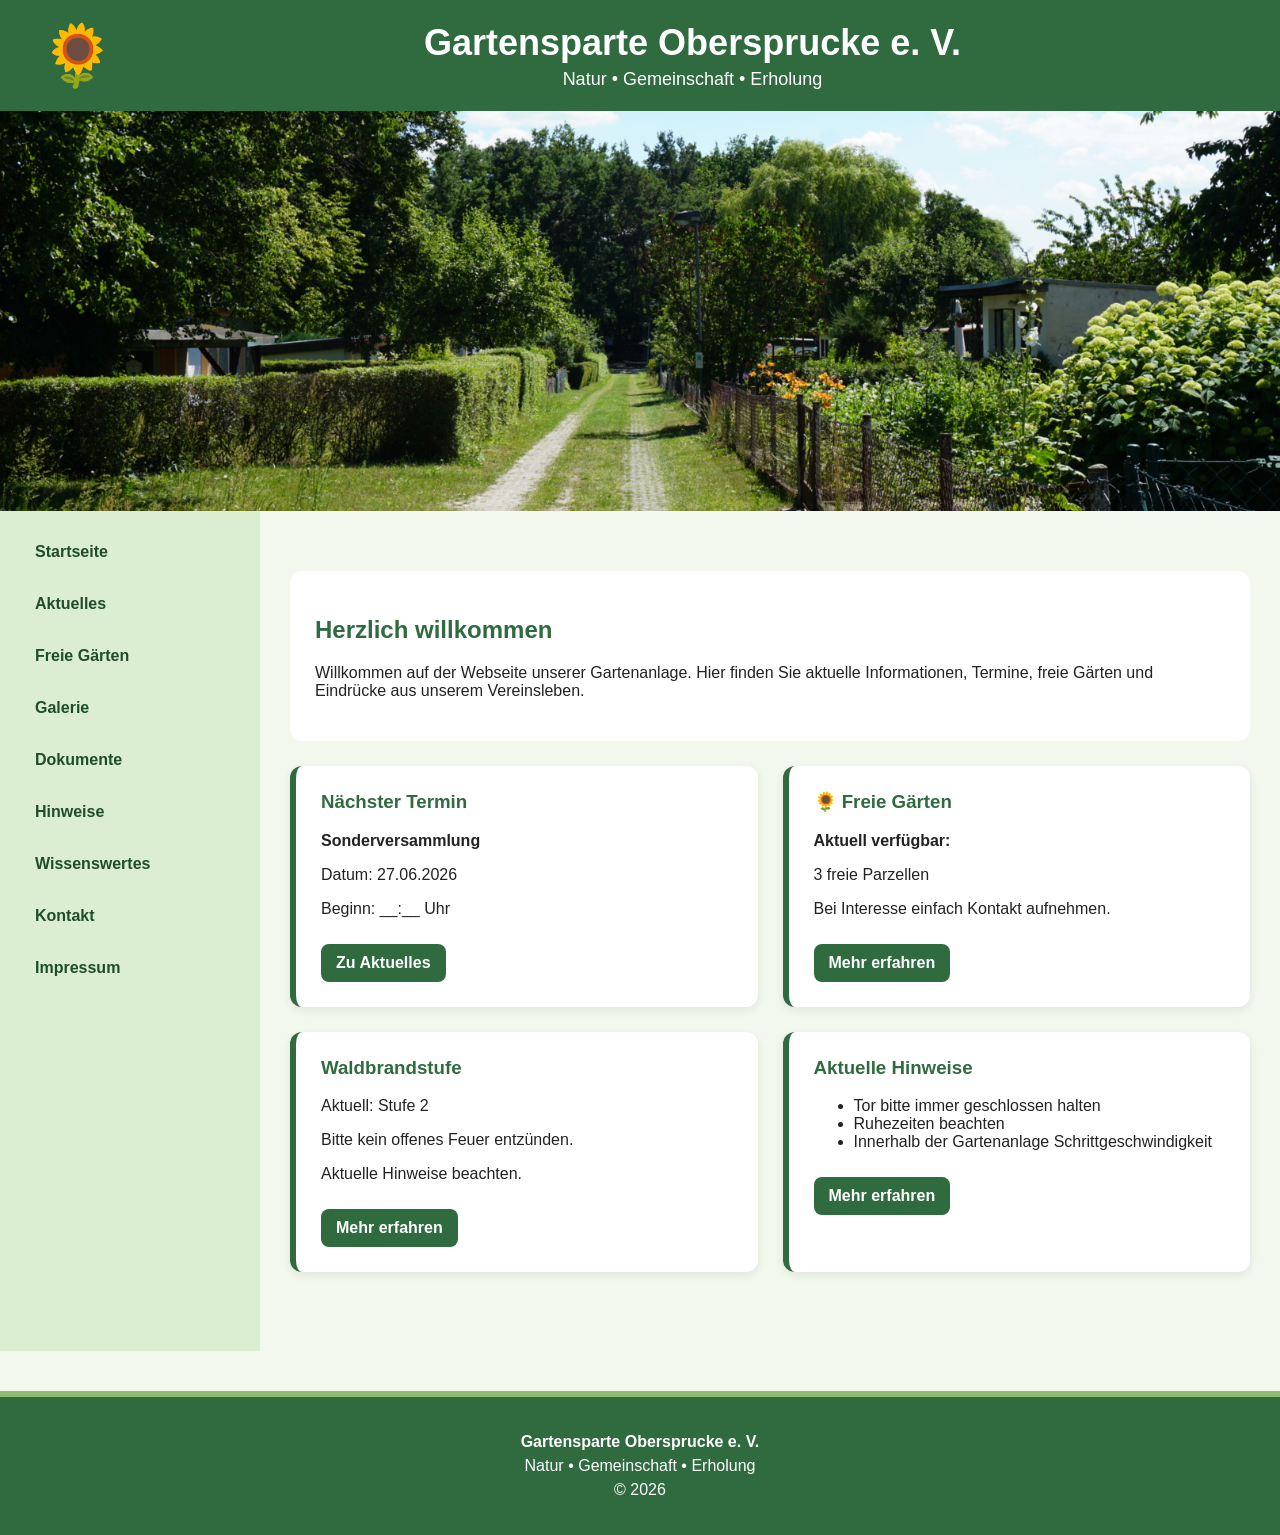
<file: index.html>
<!DOCTYPE html>
<html lang="de">
    <head>
        <meta charset="UTF-8">
        <meta name="viewport" content="width=device-width,initial-scale=1.0">
        <title>Gartensparte Obersprucke e. V./title</title>
        <link rel="stylesheet" href="style.css"> 
    </head>
    <body>
    
        <header class="header">
            <div class="logo">🌻</div>
            <div class="title">
                <h1>Gartensparte Obersprucke e. V.</h1>
                <p>Natur • Gemeinschaft • Erholung</p>
            </div>
        </header>

        <section class="slideshow">
                <img src="bild2.JPG" class="slide active" alt="Garten Bild 1">
                <img src="bild3.JPG" class="slide" alt="Garten Bild 3">
                <img src="bild5.JPG" class="slide" alt="Garten Bild 5">
                <img src="bild6.JPG" class="slide" alt="Garten Bild 6">
        </section>
        
        <div class="layout">
            <aside class="sidebar">
                <a href="index.html">Startseite</a>
                <a href="aktuelles.html">Aktuelles</a>
                <a href="freie-gaerten.html">Freie Gärten</a>
                <a href="galerie.html">Galerie</a>
                <a href="dokumente.html">Dokumente</a>
                <a href="hinweise.html">Hinweise</a>
                <a href="wissenswertes.html">Wissenswertes</a>
                <a href="kontakt.html">Kontakt</a>
                <a href="impressum.html">Impressum</a>
            </aside>

            <main class="content">
                

                <section class="welcome">
                    <h2>Herzlich willkommen</h2>
                    <p>Willkommen auf der Webseite unserer Gartenanlage. Hier finden Sie aktuelle Informationen, Termine, freie Gärten und Eindrücke aus unserem Vereinsleben.</p>
                </section>

                <section class="info-cards">
                    <div class="info-card">
                        <h3>Nächster Termin</h3>
                        <p><strong>Sonderversammlung</strong></p>
                        <p>Datum: 27.06.2026</p>
                        <p>Beginn: __:__ Uhr</p>
                        <a href="#">Zu Aktuelles</a>
                    </div>

                    <div class="info-card">
                        <h3>🌻 Freie Gärten</h3>
                        <p><strong>Aktuell verfügbar:</strong></p>
                        <p>3 freie Parzellen</p>
                        <p>Bei Interesse einfach Kontakt aufnehmen.</p>
                        <a href="freie-gaerten.html">Mehr erfahren</a>
                    </div>

                    <div class="info-card">
                        <h3>Waldbrandstufe</h3>
                        <p>Aktuell: Stufe 2</p>
                        <p>Bitte kein offenes Feuer entzünden.</p>
                        <p>Aktuelle Hinweise beachten.</p>
                        <a href="hinweise.html">Mehr erfahren</a>
                    </div>

                    <div class="info-card">
                        <h3>Aktuelle Hinweise</h3>
                        <ul>
                            <li>Tor bitte immer geschlossen halten</li>
                            <li>Ruhezeiten beachten</li>
                            <li>Innerhalb der Gartenanlage Schrittgeschwindigkeit</li>
                        </ul>
                        <a href="hinweise.html">Mehr erfahren</a>
                    </div>
                </section>
            </main>
        </div>

        <footer class="footer">
            <div class="footer-content">
                <p><strong>Gartensparte Obersprucke e. V.</strong></p>
                <p>Natur • Gemeinschaft • Erholung</p>
                <p>© 2026</p>
        </footer>

        <script src="script.js"></script>
    </body>
</html>
</file>
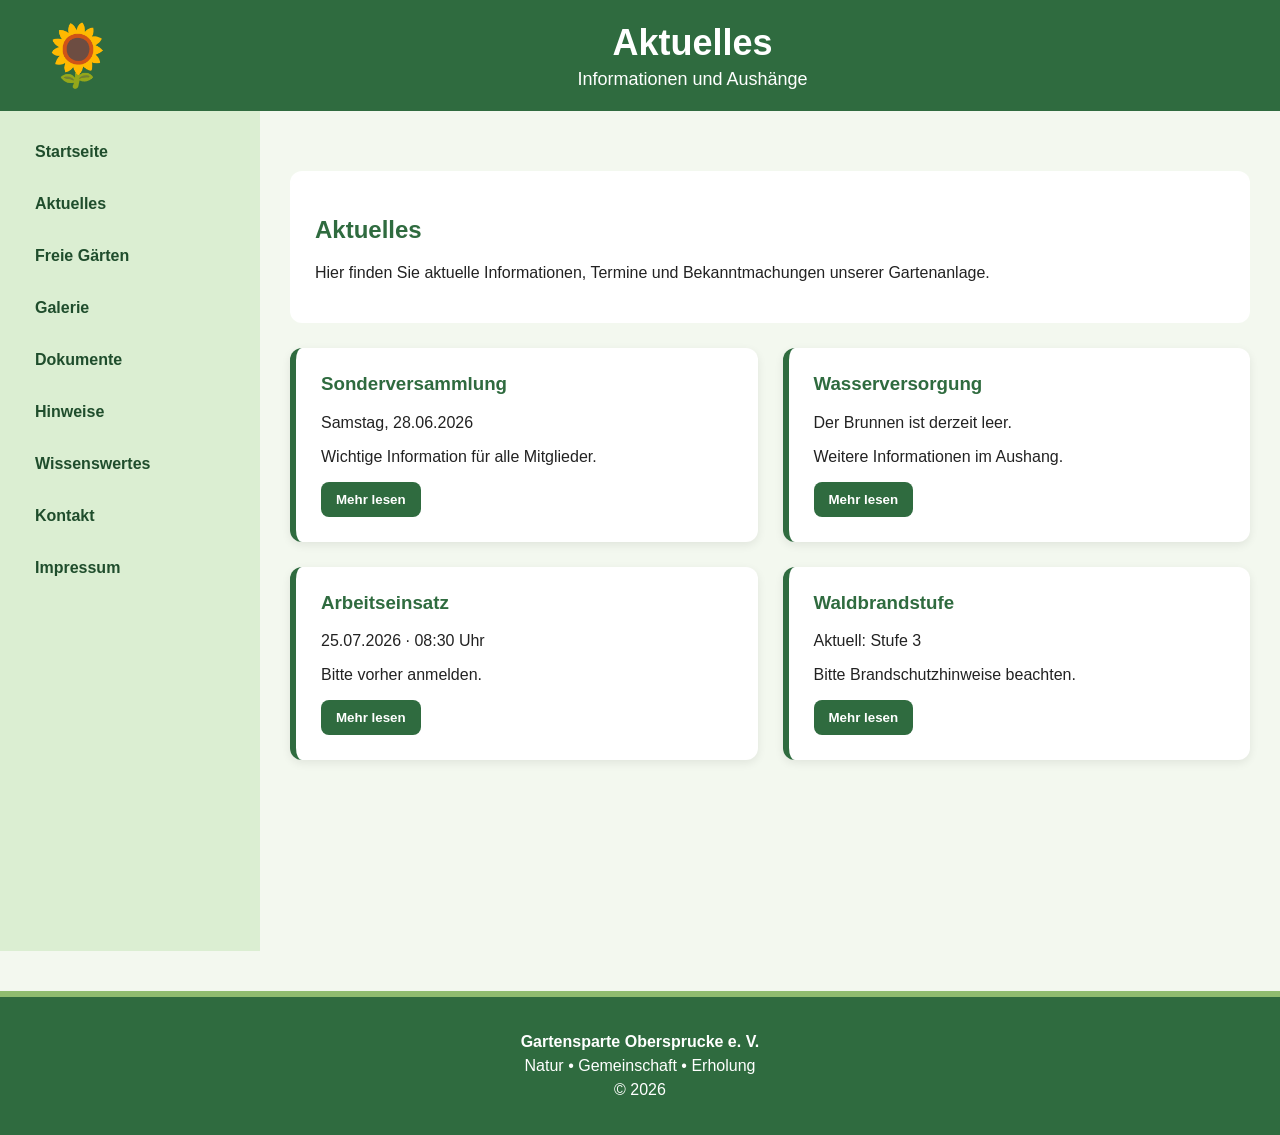
<file: aktuelles.html>
<!DOCTYPE html>
<html lang="de">
<head>
  <meta charset="UTF-8">
  <meta name="viewport" content="width=device-width, initial-scale=1.0">
  <title>Aktuelles</title>
  <link rel="stylesheet" href="style.css">
</head>

<body>

<header class="header">
  <div class="logo">🌻</div>
  <div class="title">
    <h1>Aktuelles</h1>
    <p>Informationen und Aushänge</p>
  </div>
</header>

<div class="layout">
  <aside class="sidebar">
    <a href="index.html">Startseite</a>
    <a href="aktuelles.html">Aktuelles</a>
    <a href="freie-gaerten.html">Freie Gärten</a>
    <a href="galerie.html">Galerie</a>
    <a href="dokumente.html">Dokumente</a>
    <a href="hinweise.html">Hinweise</a>
    <a href="wissenswertes.html">Wissenswertes</a>
    <a href="kontakt.html">Kontakt</a>
    <a href="impressum.html">Impressum</a>
  </aside>

  <main class="content">
    <section class="welcome">
      <h2>Aktuelles</h2>
      <p>
        Hier finden Sie aktuelle Informationen, Termine und Bekanntmachungen
        unserer Gartenanlage.
      </p>
    </section>

    <section class="notice-grid">

      <div class="notice-card" onclick="openNoticeModal('Sonderversammlung', 'Am Samstag findet eine Sonderversammlung im Vereinshaus statt.', 'Samstag, 28.06.2026', 'Der Vorstand')">
        <h3>Sonderversammlung</h3>
        <p>Samstag, 28.06.2026</p>
        <p>Wichtige Information für alle Mitglieder.</p>
        <button>Mehr lesen</button>
      </div>

      <div class="notice-card" onclick="openNoticeModal('Wasserversorgung', 'Der Brunnen ist derzeit leer. Wir haben momentan kein Wasser mehr. Wann es wieder Wasser gibt, ist aktuell nicht bekannt.', 'Aktueller Hinweis', 'Der Wassertrupp')">
        <h3>Wasserversorgung</h3>
        <p>Der Brunnen ist derzeit leer.</p>
        <p>Weitere Informationen im Aushang.</p>
        <button>Mehr lesen</button>
      </div>

      <div class="notice-card" onclick="openNoticeModal('Nächster Arbeitseinsatz', 'Unser nächster Arbeitseinsatz findet am 25.07.2026 ab 08:30 Uhr statt. Bitte melden Sie sich bis zum 17.07.2026 an.', '25.07.2026 · 08:30 Uhr', 'Der Gartenvorstand')">
        <h3>Arbeitseinsatz</h3>
        <p>25.07.2026 · 08:30 Uhr</p>
        <p>Bitte vorher anmelden.</p>
        <button>Mehr lesen</button>
      </div>

      <div class="notice-card" onclick="openNoticeModal('Waldbrandstufe', 'Aktuell gilt Waldbrandstufe 3. Bitte kein offenes Feuer entzünden und die Hinweise zum Brandschutz beachten.', 'Aktuell: Stufe 3', 'Der Vorstand')">
        <h3>Waldbrandstufe</h3>
        <p>Aktuell: Stufe 3</p>
        <p>Bitte Brandschutzhinweise beachten.</p>
        <button>Mehr lesen</button>
      </div>

    </section>
  </main>
</div>

<div id="noticeModal" class="modal">
  <div class="notice-paper">
    <span class="close" onclick="closeNoticeModal()">&times;</span>

    <div class="pin">●</div>

    <h2 id="noticeTitle"></h2>
    <p class="notice-date" id="noticeDate"></p>

    <p id="noticeText"></p>

    <p class="notice-signature" id="noticeSignature"></p>
  </div>
</div>

<footer class="footer">
  <div class="footer-content">
    <p><strong>Gartensparte Obersprucke e. V.</strong></p>
    <p>Natur • Gemeinschaft • Erholung</p>
    <p>© 2026</p>
  </div>
</footer>

<script src="script.js"></script>

</body>
</html>
</file>
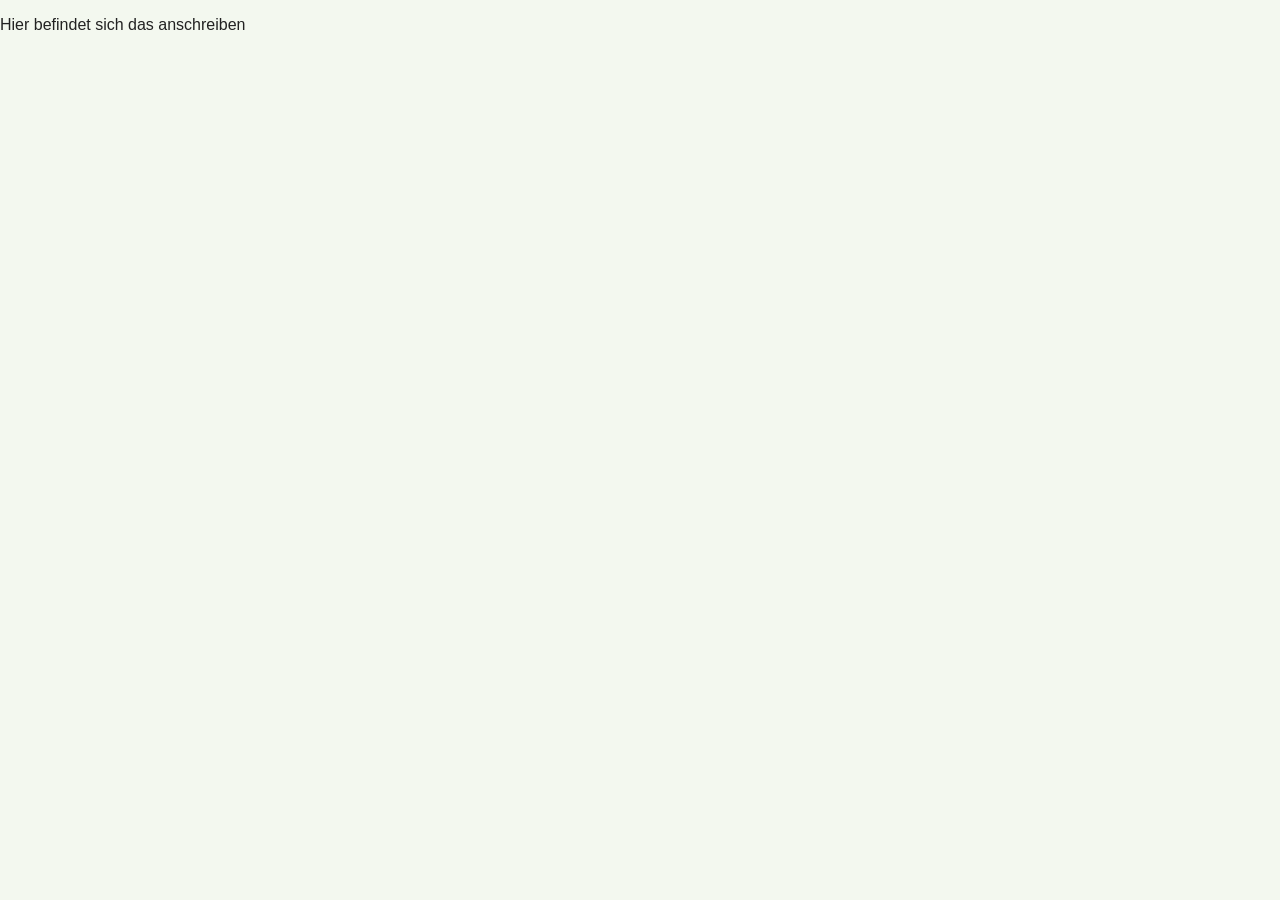
<file: anschreiben.html>
<!DOCTYPE html>
<html lang="de">
<head>
  <meta charset="UTF-8">
  <meta name="viewport" content="width=device-width, initial-scale=1.0">
  <title>Anschreiben</title>
  <link rel="stylesheet" href="style.css">
</head>

<body>

<p>Hier befindet sich das anschreiben</p>

<script src="script.js"></script>

</body>
</html>
</file>
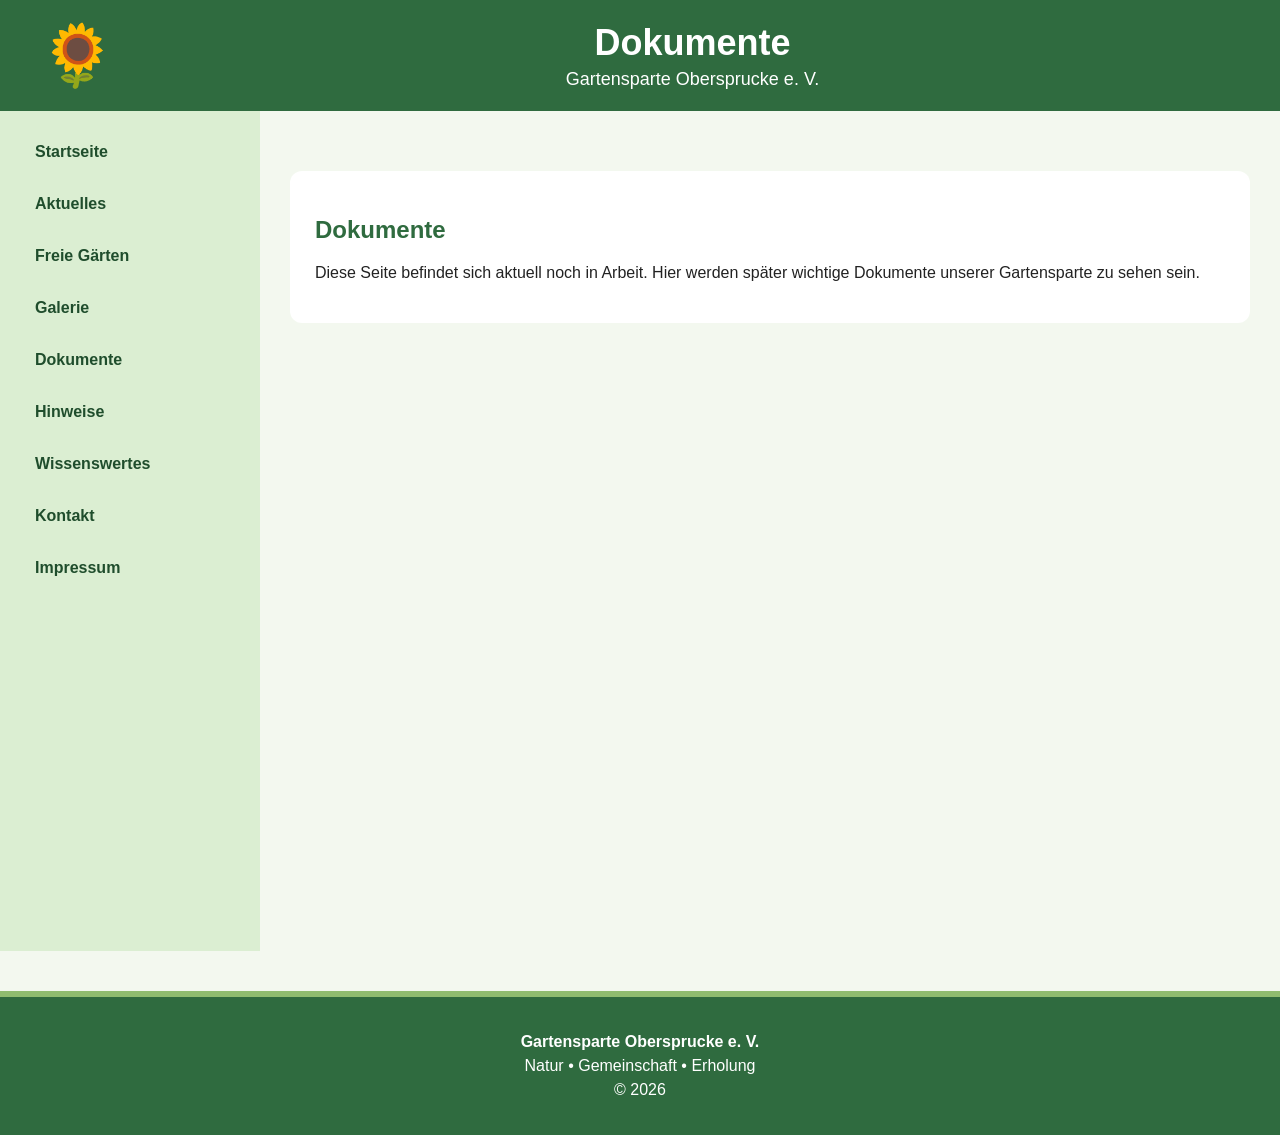
<file: dokumente.html>
<!DOCTYPE html>
<html lang="de">
<head>
  <meta charset="UTF-8">
  <meta name="viewport" content="width=device-width, initial-scale=1.0">
  <title>Dokumente</title>
  <link rel="stylesheet" href="style.css">
</head>

<body>

<header class="header">
  <div class="logo">🌻</div>
  <div class="title">
    <h1>Dokumente</h1>
    <p>Gartensparte Obersprucke e. V.</p>
  </div>
</header>

<div class="layout">
  <aside class="sidebar">
                <a href="index.html">Startseite</a>
                <a href="aktuelles.html">Aktuelles</a>
                <a href="freie-gaerten.html">Freie Gärten</a>
                <a href="galerie.html">Galerie</a>
                <a href="dokumente.html">Dokumente</a>
                <a href="hinweise.html">Hinweise</a>
                <a href="wissenswertes.html">Wissenswertes</a>
                <a href="kontakt.html">Kontakt</a>
                <a href="impressum.html">Impressum</a>
  </aside>

  <main class="content">
    <section class="welcome">
      <h2>Dokumente</h2>
      <p>
        Diese Seite befindet sich aktuell noch in Arbeit.
        Hier werden später wichtige Dokumente unserer Gartensparte zu sehen sein.
      </p>
    </section>
  </main>
</div>

<footer class="footer">
  <div class="footer-content">
    <p><strong>Gartensparte Obersprucke e. V.</strong></p>
    <p>Natur • Gemeinschaft • Erholung</p>
    <p>© 2026</p>
  </div>
</footer>

</body>
</html>
</file>
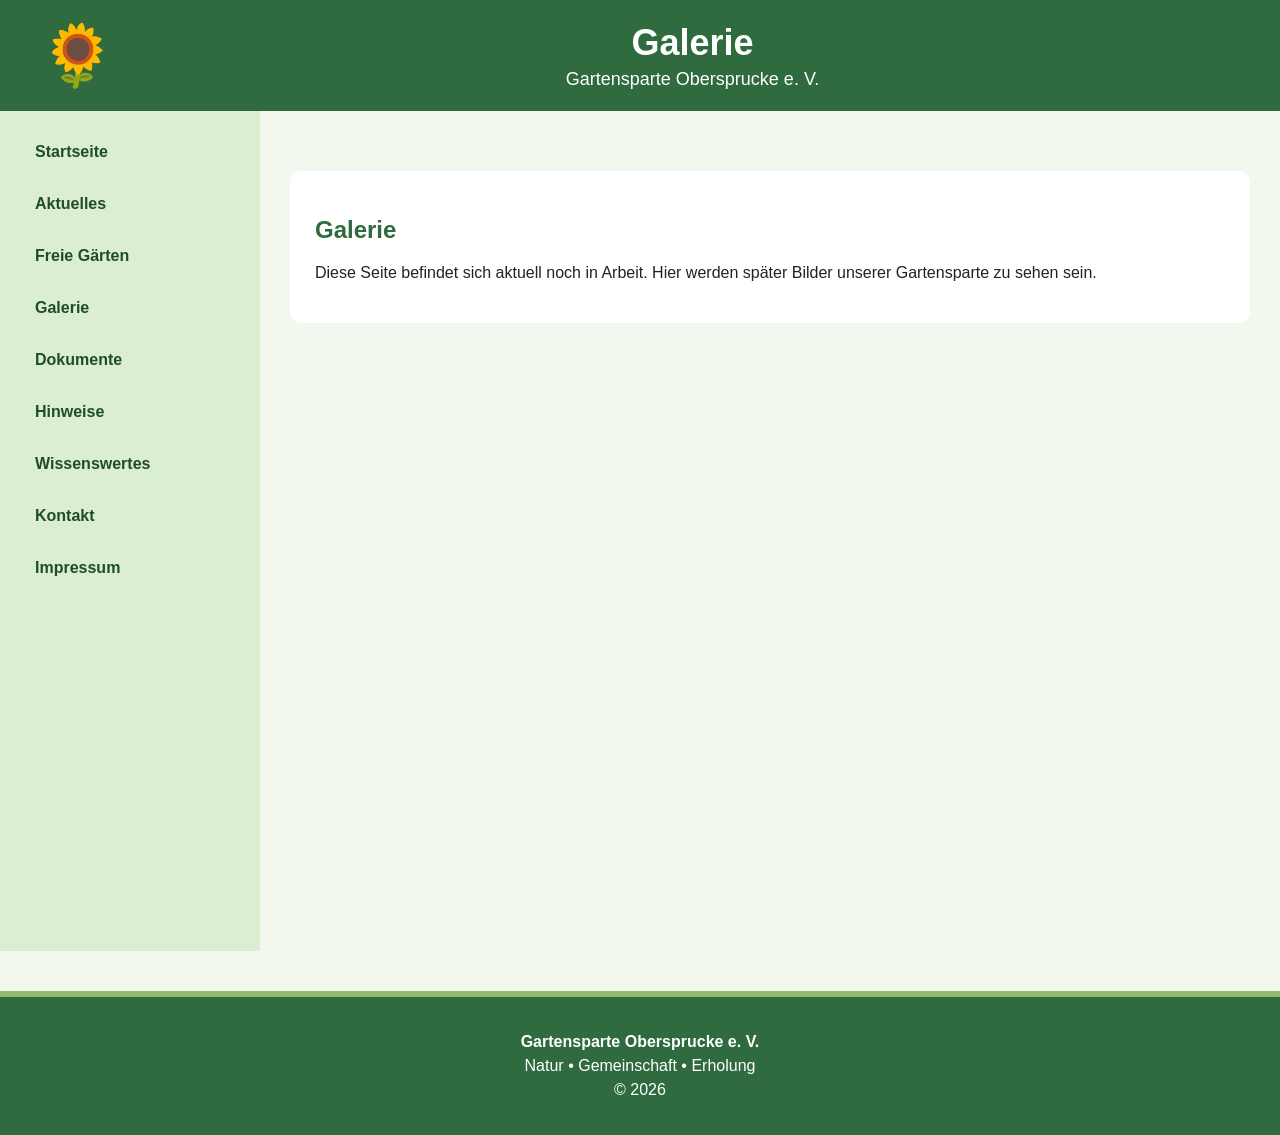
<file: galerie.html>
<!DOCTYPE html>
<html lang="de">
<head>
  <meta charset="UTF-8">
  <meta name="viewport" content="width=device-width, initial-scale=1.0">
  <title>Galerie</title>
  <link rel="stylesheet" href="style.css">
</head>

<body>

<header class="header">
  <div class="logo">🌻</div>
  <div class="title">
    <h1>Galerie</h1>
    <p>Gartensparte Obersprucke e. V.</p>
  </div>
</header>

<div class="layout">
  <aside class="sidebar">
                <a href="index.html">Startseite</a>
                <a href="aktuelles.html">Aktuelles</a>
                <a href="freie-gaerten.html">Freie Gärten</a>
                <a href="galerie.html">Galerie</a>
                <a href="dokumente.html">Dokumente</a>
                <a href="hinweise.html">Hinweise</a>
                <a href="wissenswertes.html">Wissenswertes</a>
                <a href="kontakt.html">Kontakt</a>
                <a href="impressum.html">Impressum</a>
  </aside>

  <main class="content">
    <section class="welcome">
      <h2>Galerie</h2>
      <p>
        Diese Seite befindet sich aktuell noch in Arbeit.
        Hier werden später Bilder unserer Gartensparte zu sehen sein.
      </p>
    </section>
  </main>
</div>

<footer class="footer">
  <div class="footer-content">
    <p><strong>Gartensparte Obersprucke e. V.</strong></p>
    <p>Natur • Gemeinschaft • Erholung</p>
    <p>© 2026</p>
  </div>
</footer>

</body>
</html>
</file>
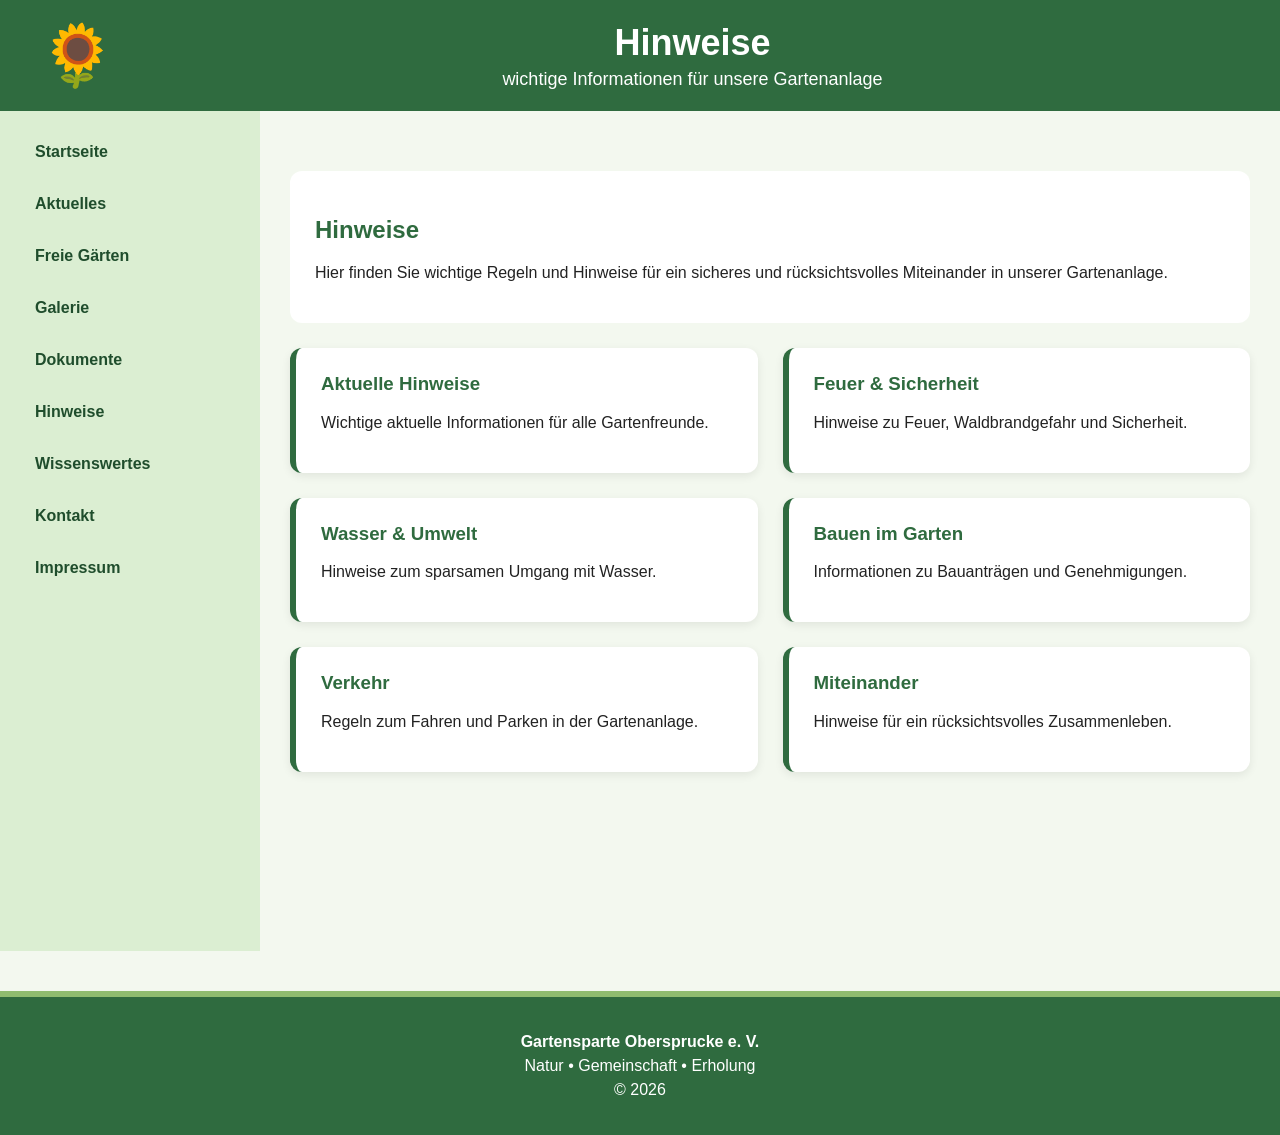
<file: hinweise.html>
<!DOCTYPE html>
<html lang="de">
<head>
  <meta charset="UTF-8">
  <meta name="viewport" content="width=device-width, initial-scale=1.0">
  <title>Hinweise</title>
  <link rel="stylesheet" href="style.css">
</head>

<body>

<header class="header">
  <div class="logo">🌻</div>
  <div class="title">
    <h1>Hinweise</h1>
    <p>wichtige Informationen für unsere Gartenanlage</p>
  </div>
</header>

<div class="layout">
  <aside class="sidebar">
   <a href="index.html">Startseite</a>
   <a href="aktuelles.html">Aktuelles</a>
   <a href="freie-gaerten.html">Freie Gärten</a>
   <a href="galerie.html">Galerie</a>
   <a href="dokumente.html">Dokumente</a>
   <a href="hinweise.html">Hinweise</a>
   <a href="wissenswertes.html">Wissenswertes</a>
   <a href="kontakt.html">Kontakt</a>
   <a href="impressum.html">Impressum</a>
  </aside>

  <main class="content">
    <section class="welcome">
      <h2>Hinweise</h2>
      <p>
        Hier finden Sie wichtige Regeln und Hinweise für ein sicheres und rücksichtsvolles Miteinander in unserer Gartenanlage.
      </p>
    </section>
  
    <section class="hint-grid">

  <div class="hint-card" onclick="openHintModal('Aktuelle Hinweise', [
    'Aktuelle Waldbrandstufe beachten.',
    'Wasser derzeit nicht funktionsfähig.',
    'Tor bitte immer geschlossen halten.',
    'Innerhalb der Gartenanlage Schrittgeschwindigkeit fahren.'
  ])">
    <h3>Aktuelle Hinweise</h3>
    <p>Wichtige aktuelle Informationen für alle Gartenfreunde.</p>
  </div>
  
  <div class="hint-card" onclick="openHintModal('Feuer & Sicherheit', [
    'Waldbrandstufe beachten.',
    'Kein offenes Feuer bei erhöhter Waldbrandgefahr.',
    'Kein Feuer in Waldnähe.',
    'Grillen nur nach den geltenden Vereinsregeln.',
    'Wenn möglich eine Wassertonne als Reserve bereithalten.'
  ])">
    <h3>Feuer & Sicherheit</h3>
    <p>Hinweise zu Feuer, Waldbrandgefahr und Sicherheit.</p>
  </div>

  <div class="hint-card" onclick="openHintModal('Wasser & Umwelt', [
    'Wasser sparsam verwenden.',
    'Bei Hitze möglichst morgens oder abends gießen.',
    'Obst, Gemüse und junge Pflanzen bevorzugt gießen.',
    'Rasenflächen bei Trockenheit möglichst nicht dauerhaft bewässern.',
    'Regenwasser nutzen, wenn möglich.'
  ])">
    <h3>Wasser & Umwelt</h3>
    <p>Hinweise zum sparsamen Umgang mit Wasser.</p>
  </div>

  <div class="hint-card" onclick="openHintModal('Bauen im Garten', [
    'Vor jedem Bauvorhaben ist eine Genehmigung erforderlich.',
    'Bauliche Veränderungen dürfen nicht ohne Zustimmung des Vereins erfolgen.',
    'Bauanträge sind vor Beginn beim Vorstand einzureichen.',
    'Die Vereinsordnung ist zu beachten.'
  ])">
    <h3>Bauen im Garten</h3>
    <p>Informationen zu Bauanträgen und Genehmigungen.</p>
  </div>

  <div class="hint-card" onclick="openHintModal('Verkehr', [
    'In der Gartenanlage gilt Schrittgeschwindigkeit.',
    'Das Auto sollte nur zum Be- und Entladen genutzt werden.',
    'Das Tor ist nach dem Rein- und Rausfahren sofort wieder zu schließen.',
    'Bitte Rücksicht auf Kinder, Fußgänger und andere Gartenfreunde nehmen.'
  ])">
    <h3>Verkehr</h3>
    <p>Regeln zum Fahren und Parken in der Gartenanlage.</p>
  </div>

  <div class="hint-card" onclick="openHintModal('Miteinander', [
    'Ruhezeiten sind zu beachten.',
    'Bitte Rücksicht auf Nachbarn und andere Gartenfreunde nehmen.',
    'Wege und Gemeinschaftsflächen sauber halten.',
    'Gemeinschaftseigentum pfleglich behandeln.'
  ])">
    <h3>Miteinander</h3>
    <p>Hinweise für ein rücksichtsvolles Zusammenleben.</p>
  </div>

</section>

<div id="hintModal" class="modal">
  <div class="modal-content">
    <span class="close" onclick="closeHintModal()">&times;</span>

    <h2 id="hintTitle"></h2>
    <ul id="hintList"></ul>
  </div>
</div>

  </main>
</div>

<footer class="footer">
  <div class="footer-content">
    <p><strong>Gartensparte Obersprucke e. V.</strong></p>
    <p>Natur • Gemeinschaft • Erholung</p>
    <p>© 2026</p>
  </div>
</footer>

<script src="script.js"></script>

</body>
</html>
</file>
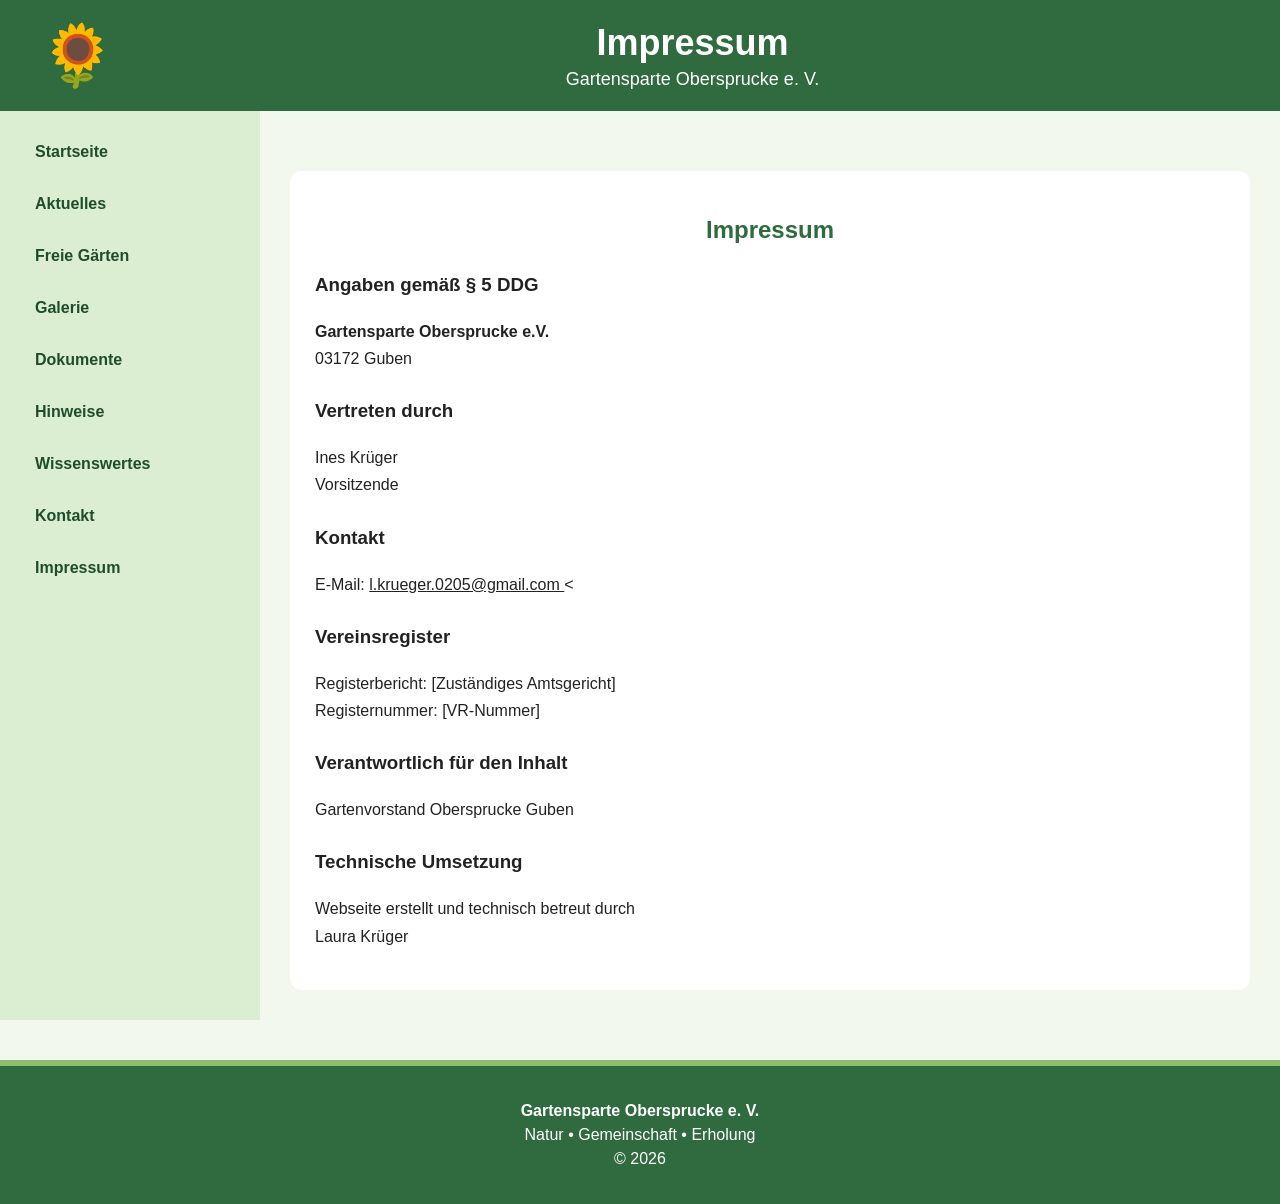
<file: impressum.html>
<!DOCTYPE html>
<html lang="de">
<head>
  <meta charset="UTF-8">
  <meta name="viewport" content="width=device-width, initial-scale=1.0">
  <title>Impressum</title>
  <link rel="stylesheet" href="style.css">
</head>

<body>

<header class="header">
  <div class="logo">🌻</div>
  <div class="title">
    <h1>Impressum</h1>
    <p>Gartensparte Obersprucke e. V.</p>
  </div>
</header>

<div class="layout">
  <aside class="sidebar">
   <a href="index.html">Startseite</a>
   <a href="aktuelles.html">Aktuelles</a>
   <a href="freie-gaerten.html">Freie Gärten</a>
   <a href="galerie.html">Galerie</a>
   <a href="dokumente.html">Dokumente</a>
   <a href="hinweise.html">Hinweise</a>
   <a href="wissenswertes.html">Wissenswertes</a>
   <a href="kontakt.html">Kontakt</a>
   <a href="impressum.html">Impressum</a>
  </aside>

  <main class="content">
    <section class="welcome impressum">
     <h2>Impressum</h2>

      <h3>Angaben gemäß § 5 DDG</h3>

      <p>
        <strong>Gartensparte Obersprucke e.V.</strong><br>
        03172 Guben</p>

      <h3>Vertreten durch</h3>

      <p>Ines Krüger<br>
      Vorsitzende</p>
      </p>

      <h3>Kontakt</h3>

      <p>E-Mail: <a href="mailto:[Vereins-E-Mail-Adresse]"> l.krueger.0205@gmail.com </a><</p>

      <h3>Vereinsregister</h3>

      <p>Registerbericht: [Zuständiges Amtsgericht]<br>
      Registernummer: [VR-Nummer]</p>

      <h3>Verantwortlich für den Inhalt</h3>

      <p>Gartenvorstand Obersprucke Guben</p>

      <h3>Technische Umsetzung</h3>

      <p>Webseite erstellt und technisch betreut durch <br> Laura Krüger</p>
    </section>
  </main>
</div>
<footer class="footer">
  <div class="footer-content">
    <p><strong>Gartensparte Obersprucke e. V.</strong></p>
    <p>Natur • Gemeinschaft • Erholung</p>
    <p>© 2026</p>
  </div>
</footer>

</body>
</html>
</file>
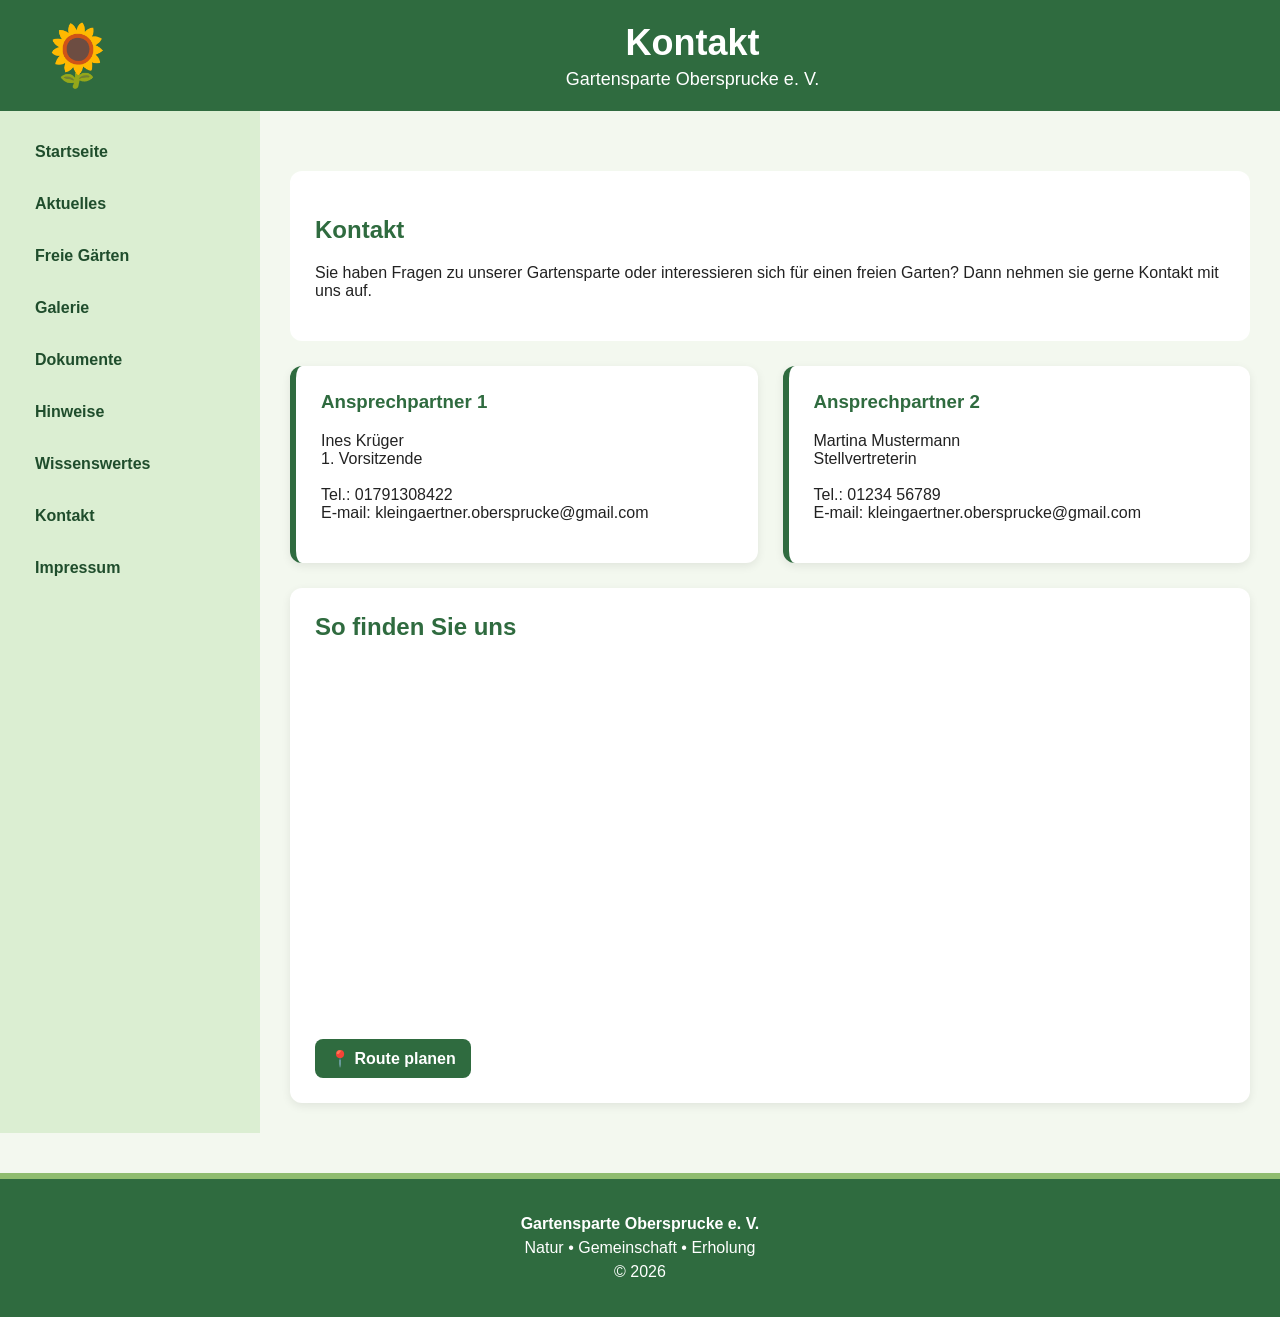
<file: kontakt.html>
<!DOCTYPE html>
<html lang="de">
    <head>
        <meta charset="UTF-8">
        <meta name="viewport" content="width=device-width,initial-scale=1.0">
        <title>Kontakt</title>
        <link rel="stylesheet" href="style.css">
    </head>
<body>

    <header class="header">
        <div class="logo">🌻</div>
        <div class="title">
            <h1>Kontakt</h1>
            <p>Gartensparte Obersprucke e. V.</p>
        </div>
    </header>

    <div class="layout">

        
        <aside class="sidebar">
            <a href="index.html">Startseite</a>
                <a href="aktuelles.html">Aktuelles</a>
                <a href="freie-gaerten.html">Freie Gärten</a>
                <a href="galerie.html">Galerie</a>
                <a href="dokumente.html">Dokumente</a>
                <a href="hinweise.html">Hinweise</a>
                <a href="wissenswertes.html">Wissenswertes</a>
                <a href="kontakt.html">Kontakt</a>
                <a href="impressum.html">Impressum</a>
        </aside>

    <main class="content">

        <section class="welcome">
            <h2>Kontakt</h2>
            <p>Sie haben Fragen zu unserer Gartensparte oder interessieren sich für einen freien Garten? Dann nehmen sie gerne Kontakt mit uns auf.</p>
        </section>

    <section class="contact-grid">
        <div class="contact-card">
            <h3>Ansprechpartner 1</h3>
            <p>Ines Krüger<br> 1. Vorsitzende<br><br> Tel.: 01791308422<br>E-mail: kleingaertner.obersprucke@gmail.com</p>
        </div>

        <div class="contact-card">
            <h3>Ansprechpartner 2</h3>
            <p>Martina Mustermann<br>Stellvertreterin<br><br>Tel.: 01234 56789<br>E-mail: kleingaertner.obersprucke@gmail.com</p>
        </div>
    </section>

    <section class="map-section">
        <h2>So finden Sie uns</h2>

        <iframe
        src="https://www.openstreetmap.org/export/embed.html?bbox=14.663672%2C51.945971%2C14.665672%2C51.947971&amp;layer=mapnik&amp;marker=51.946971%2C14.664672"
        width="100%"
        height="350"
        style="border: 0;"
        loading="lazy">
        </iframe>

        <a class="route-button" href="https://www.openstreetmap.org/directions?to=51.946971%2C14.664672#map=19/51.946971/14.664672" target="_blank">📍 Route planen</a>
    </section>
    </main>
    </div>

            <footer class="footer">
            <div class="footer-content">
                <p><strong>Gartensparte Obersprucke e. V.</strong></p>
                <p>Natur • Gemeinschaft • Erholung</p>
                <p>© 2026</p>
        </footer>
        
</body>
</html>
</file>
<file: style.css>
body {
  margin: 0;
  font-family: Arial, sans-serif;
  background: #f3f8ef;
  color: #222;
}

.header {
  background: #2f6b3f;
  color: white;
  display: flex;
  align-items: center;
  padding: 20px 40px;
}

.logo {
  font-size: 60px;
  margin-right: 30px;
}

.title {
  flex: 1;
  text-align: center;
}

.title h1 {
  margin: 0;
  font-size: 36px;
}

.title p {
  margin: 5px 0 0;
  font-size: 18px;
}

.layout {
  display: flex;
}

.sidebar {
  width: 220px;
  background: #dbeed2;
  min-height: calc(100vh - 100px);
  padding: 20px;
}

.sidebar a {
  display: block;
  color: #1f4d2c;
  text-decoration: none;
  font-weight: bold;
  margin-bottom: 10px;
  padding: 12px 15px;
  border-radius: 10px;
  transition: 0.2s ease;
}

.sidebar a:hover {
  background: #cfe5c4;
  transform: translateX(5px);
}

.content {
  flex: 1;
  padding: 30px;
}

.slideshow {
  height: 400px;
  overflow: hidden;
  position: relative;
}

.slide {
  display: none;
  width: 100%;
  height: 400px;
  object-fit: cover;
  object-position: center center;
}

.slide.active {
  display: block;
}

.welcome {
  margin-top: 30px;
  background: white;
  padding: 25px;
  border-radius: 12px;
}

.welcome h2 {
  color: #2f6b3f;
}

.info-cards {
  display: grid;
  grid-template-columns: repeat(2, 1fr);
  gap: 25px;
  margin-top: 25px;
}

.info-card {
  flex: 1;
  background: white;
  padding: 25px;
  border-radius: 12px;
  border-left: 6px solid #2f6b3f;
  box-shadow: 0 3px 10px rgba(0, 0, 0, 0.08);
}

.info-card h3 {
  margin-top: 0;
  color: #2f6b3f;
}

.info-card a {
  display: inline-block;
  margin-top: 10px;
  color: white;
  background: #2f6b3f;
  padding: 10px 15px;
  border-radius: 8px;
  text-decoration: none;
  font-weight: bold;
}

.info-card a:hover {
  background: #245532;
}

.garden-cards {
  margin-top: 25px;
}

.garden-card {
  display: flex;
  gap: 25px;
  background: white;
  padding: 20px;
  border-radius: 12px;
  border-left: 6px solid #2f6b3f;
  box-shadow: 0 3px rgba(0, 0, 0, 0.08);
}

.garden-card img {
  width: 280px;
  height: 200px;
  object-fit: cover;
  border-radius: 10px;
}

.garden-card h3 {
  color: #2f6b3f;
  margin-top: 0;
}

.garden-grid {
  display: grid !important;
  grid-template-columns: repeat(3,minmax(220px, 1fr)) !important;
  gap: 25px !important;
  margin-top: 25px;
}

.polaroid-card {
  width: auto !important;
  max-width: none !important;
  background: white;
  padding: 15px 15px 24px;
  border-radius: 6px;
  box-shadow: 0 5px 15px rgba(0, 0, 0, 0.18);
  cursor: pointer;
  text-align: center;
  transition: transform 0.3s ease;
}

.polaroid-card:hover {
  transform: scale(1.03);
}

.polaroid-card img {
  width: 100% !important;
  height: 220px !important;
  object-fit: cover !important;
  border-radius: 4px;
}

.polaroid-card h3 {
  color: #2f6b3f;
  margin-bottom: 5px;
}

.modal {
  display: none;
  position: fixed;
  z-index: 1000;
  left: 0;
  top: 0;
  width: 100%;
  height: 100%;
  background: rgba(0, 0, 0, 0.65);
}

.modal-content {
  background: white;
  margin: 5% auto;
  padding: 25px;
  width: 80%;
  max-width: 650px;
  border-radius: 12px;
  box-shadow: 0 5px 20px rgba(0, 0, 0, 0.3);
}

.modal-content img {
  width: 100%;
  max-height: 350px;
  object-fit: cover;
  border-radius: 10px;
}

.close {
  float: right;
  font-size: 32px;
  font-weight: bold;
  cursor: pointer;
}

.short-facts {
  color: #555;
  font-size: 15px;
}

.garden-grid {
  display: flex;
  gap: 30px;
  margin-top: 25px;
  flex-wrap: wrap;
  justify-content: flex-start;
}


.polaroid-card img {
  width: 100%;
  height: 240px;
  object-fit: cover;
}

.short-facts {
  color: #555;
  font-size: 15px;
}

.map-section {
  margin-top: 25px;
  background: white;
  padding: 25px;
  border-radius: 12px;
  box-shadow: 0 3px 10px rgba(0, 0, 0, 0.08);
}

.map-section h2 {
  color: #2f6b3f;
  margin-top: 0;
}

.map-section iframe {
  border-radius: 12px;
  margin-top: 10px;
}

.route-button {
  display: inline-block;
  margin-top: 15px;
  color: white;
  background: #2f6b3f;
  padding: 10px 15px;
  border-radius: 8px;
  text-decoration: none;
  font-weight: bold;
}

.route-button:hover {
  background: #245532;
}

.contact-grid {
  display: flex;
  gap: 25px;
  margin-top: 25px;
  flex-wrap: wrap;
}

.contact-card {
  flex: 1;
  min-width: 260px;
  background: white;
  padding: 25px;
  border-radius: 12px;
  border-left: 6px solid #2f6b3f;
  box-shadow: 0 3px 10px rgba(0, 0, 0, 0.08);
}

.contact-card h3 {
  color: #2f6b3f;
  margin-top: 0;
}

.footer {
  background: #2f6b3f;
  color: white;
  text-align: center;
  padding: 30px 20px;
  margin-top: 40px;
  border-top: 6px solid #8fbc6f;
}

.footer-content p {
  margin: 6px 0;
}

@media (max-width: 768px) {
  .header{
    flex-direction: column;
    padding: 20px;
    text-align: center;
  }

  .logo {
    margin-right: 0;
    margin-bottom: 10px;
  }
 
  .title h1 {
    font-size: 28px;
  }

  .layout {
    flex-direction: column;
  }

  .sidebar {
    width: auto;
    min-height: auto;
    display: flex;
    flex-wrap: wrap;
    justify-content: center;
    gap: 8px;
  }

  .sidebar a{
    margin-bottom: 0;
    padding: 10px 12px;
    background: #cfe5c4;
  }

  .content {
    padding: 18px;
  }

  .slideshow {
    height: 240px;
  }

  .slide {
    height: 240px;
  }

  .info-cards, .contact-grid {
    flex-direction: column;
  }

  .garden-grid {
    grid-template-columns: 1fr !important;
  }

  .modal-content {
    width: 90%;
    margin-top: 20%;
  }

  .footer::after {
    font-size: 45px;
  }

  .search-filter-box {
    flex-direction: column;
    align-items: stretch;
  }

  .filter-buttons {
    justify-content: center;
  }

  .hint-grid {
    grid-template-columns: 1fr;
  }
}

.search-filter-box {
  display: flex;
  gap: 18px;
  align-items: center;
  margin-top: 25px;
  margin-bottom: 25px;
  background: white;
  padding: 18px;
  border-radius: 18px;
  box-shadow: 0 3px 10px rgba(0, 0, 0, 0.08);
}

.search-bar {
  flex: 1;
  padding: 18px 22px;
  border-radius: 999px;
  border: 2px solid #dbeed2;
  font-size: 18px;
  outline: none;
}

.search-bar {
  flex: 1;
  padding: 18px 22px;
  border-radius: 999px;
  border: 2px solid #dbeed2;
  font-size: 18px;
  outline: none;
}

.search-bar:focus {
  border-color: #2f6b3f;
  box-shadow: 0 0 0 4px #dbeed2;
}

.filter-buttons {
  display: flex;
  flex-wrap: wrap;
  gap: 8px;
}

.filter-buttons button {
  background: #dbeed2;
  color: #1f4d2c;
  border: 2px solid transparent;
  padding: 11px 15px;
  border-radius: 999px;
  cursor: pointer;
  font-weight: bold;
  transition: 0.2 ease;
}

.filter-buttons button:hover {
  background: #cfe5c4;
  background-color: #2f6b3f;
  transform: translateY(-2px);
}

.plant-card {
  background: white;
  padding: 16px;
  border-radius: 12px;
  box-shadow: 0 5px 15px rgba(0,0,0,0.18);
  cursor: pointer;
  text-align: center;
}

.plant-card img {
  width: 100%;
  height: 180px;
  object-fit: cover;
  border-radius: 8px;
}

.plant-card h3 {
  color: #2f6b3f;
}

.plant-grid {
  display: grid;
  grid-template-columns: repeat(3, minmax(220px, 1fr));
  gap: 25px;
  margin-top: 25px;
}

.plant-grid {
  display: grid;
  grid-template-columns: repeat(3, minmax(220px, 1fr));
  gap: 25px;
  margin-top: 25px;
}

.plant-card {
  background: white;
  padding: 16px;
  border-radius: 12px;
  box-shadow: 0 5px 15px rgba(0,0,0,0.18);
  cursor: pointer;
  text-align: center;
}

.plant-card img {
  width: 100%;
  height: 180px;
  object-fit: cover;
  border-radius: 8px;
}

.plant-card h3 {
  color: #2f6b3f;
}

.plant-modal {
  display: none;
  position: fixed;
  inset: 0;
  background: rgba(0,0,0,0.6);
  justify-content: center;
  align-items: center;
  z-index: 9999;
}

.plant-modal-content {
  background: white;
  width: 90%;
  max-width: 1100px;
  border-radius: 20px;
  padding: 25px;
  display: flex;
  gap: 30px;
  position: relative;
}

.plant-close {
  position: absolute;
  top: 15px;
  right: 25px;
  font-size: 40px;
  cursor: pointer;
}

.plant-modal-left {
  width: 45%;
}

.plant-main-image {
  width: 100%;
  border-radius: 15px;
  height: 450px;
  object-fit: cover;
}

.plant-thumbs {
  display: flex;
  gap: 10px;
  margin-top: 10px;
}

.plant-thumbs img {
  width: 80px;
  height: 80px;
  object-fit: cover;
  border-radius: 10px;
  cursor: pointer;
}

.plant-modal-right {
  flex: 1;
}

.latin-name {
  font-style: italic;
  color: #555;
}

.hint-grid {
  display: grid;
  grid-template-columns: repeat(2, 1fr);
  gap: 25px;
  margin-top: 25px;
}

.hint-card {
  background: white;
  padding: 25px;
  border-radius: 12px;
  border-left: 6px solid #2f6b3f;
  box-shadow: 0 3px 10px rgba(0, 0, 0, 0.08);
  cursor: pointer;
  transition: 0.2s ease;
}

.hint-card:hover {
  transform: translateY(-3px);
}

.hint-card h3 {
  margin-top: 0;
  color: #2f6b3f;
}

#hintList {
  line-height: 1.7;
}

.notice-grid {
  display: grid;
  grid-template-columns: repeat(2, 1fr);
  gap: 25px;
  margin-top: 25px;
}

.notice-card {
  background: white;
  padding: 25px;
  border-radius: 12px;
  border-left: 6px solid #2f6b3f;
  box-shadow: 0 3px 10px rgba(0, 0, 0, 0.08);
  cursor: pointer;
  transition: 0.2s ease;
}

.notice-card:hover {
  transform: translateY(-3px);
}

.notice-card h3 {
  color: #2f6b3f;
  margin-top: 0;
}

.notice-card button {
  background: #2f6b3f;
  color: white;
  border: none;
  padding: 10px 15px;
  border-radius: 8px;
  font-weight: bold;
  cursor: pointer;
}

.notice-paper {
  background: #fffdf2;
  width: 80%;
  max-width: 600px;
  margin: 6% auto;
  padding: 45px 35px 35px;
  border-radius: 6px;
  box-shadow: 0 8px 25px rgba(0,0,0,0.35);
  position: relative;
  text-align: center;
  line-height: 1.7;
}

.pin {
  position: absolute;
  top: 12px;
  left: 50%;
  transform: translateX(-50%);
  color: #2f6b3f;
  font-size: 34px;
}

.notice-paper h2 {
  color: #2f6b3f;
  margin-top: 15px;
}

.notice-date {
  font-weight: bold;
  margin: 20px 0;
}

.notice-signature {
  margin-top: 30px;
  font-style: italic;
}

@media (max-width: 768px) {
  .notice-grid {
    grid-template-columns: 1fr;
  }

  .notice-paper {
    width: 85%;
    margin-top: 20%;
  }
}

.impressum {
  text-align: left;
}

.impressum h2 {
  text-align: center;
  margin-bottom: 30px;
}

.impressum h3 {
  margin-top: 28px;
  margin-bottom: 8px;
  padding-bottom: 6px;
  border-bottom: 1px solid rgba (0, 0, 0, 0.12);
}

.impressum p {
  line-height: 1.7;
  margin-bottom: 15px;
}

.impressum a {
  color: inherit;
  text-decoration: underline;
}

.impressum a:hover {
  opacity: 0.7;
}

/* =========================
   GARTEN-BILDERGALERIE
   ========================= */

.modal-image-container {
  position: relative;
  display: flex;
  justify-content: center;
  align-items: center;
  margin-bottom: 8px;
}

.modal-image-container img {
  max-width: 100%;
  max-height: 450px;
  object-fit: contain;
  border-radius: 8px;
}

.gallery-arrow {
  position: absolute;
  top: 50%;
  transform: translateY(-50%);

  width: 42px;
  height: 42px;

  border: none;
  border-radius: 50%;

  background: rgba(0, 0, 0, 0.55);
  color: white;

  font-size: 24px;
  cursor: pointer;

  z-index: 5;
}

.gallery-arrow:hover {
  background: rgba(0, 0, 0, 0.75);
}

.gallery-prev {
  left: 10px;
}

.gallery-next {
  right: 10px;
}

.modal-counter {
  text-align: center;
  margin: 5px 0 15px;
  font-size: 14px;
  opacity: 0.7;
}
</file>
